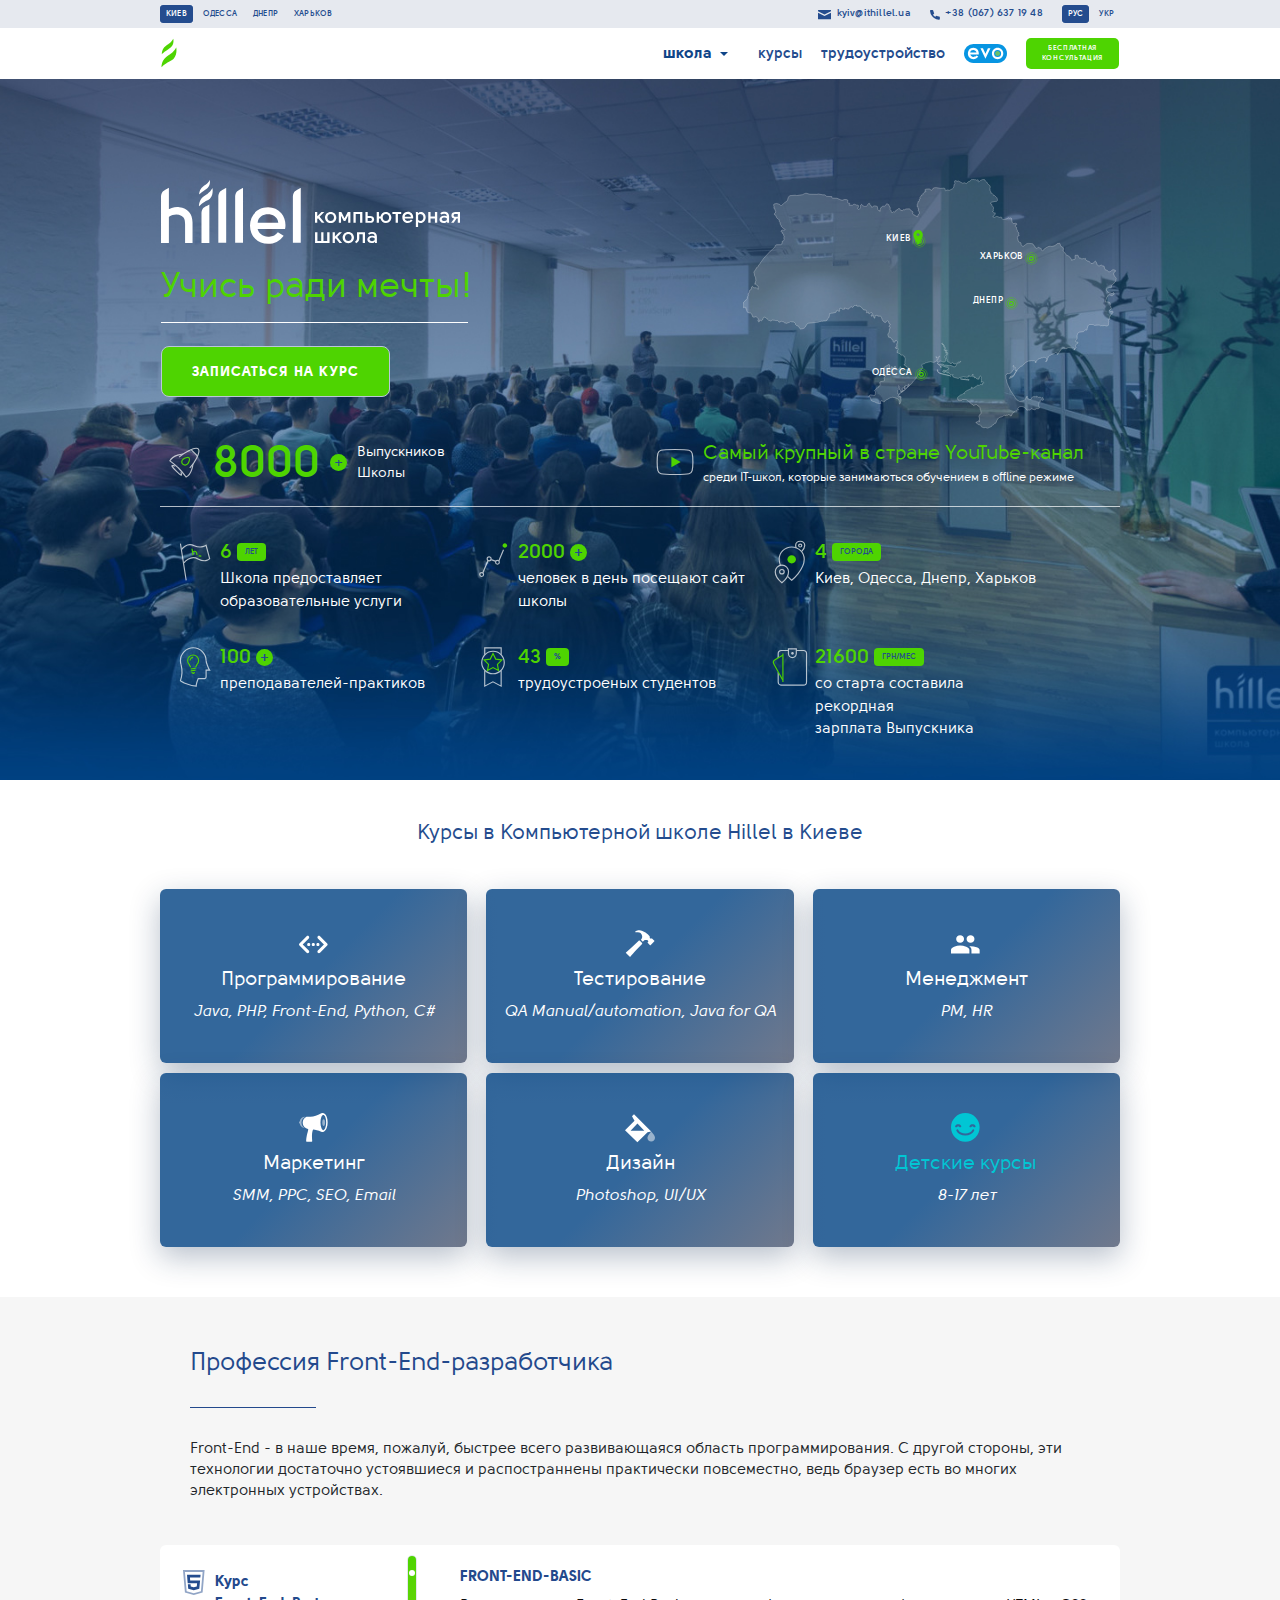
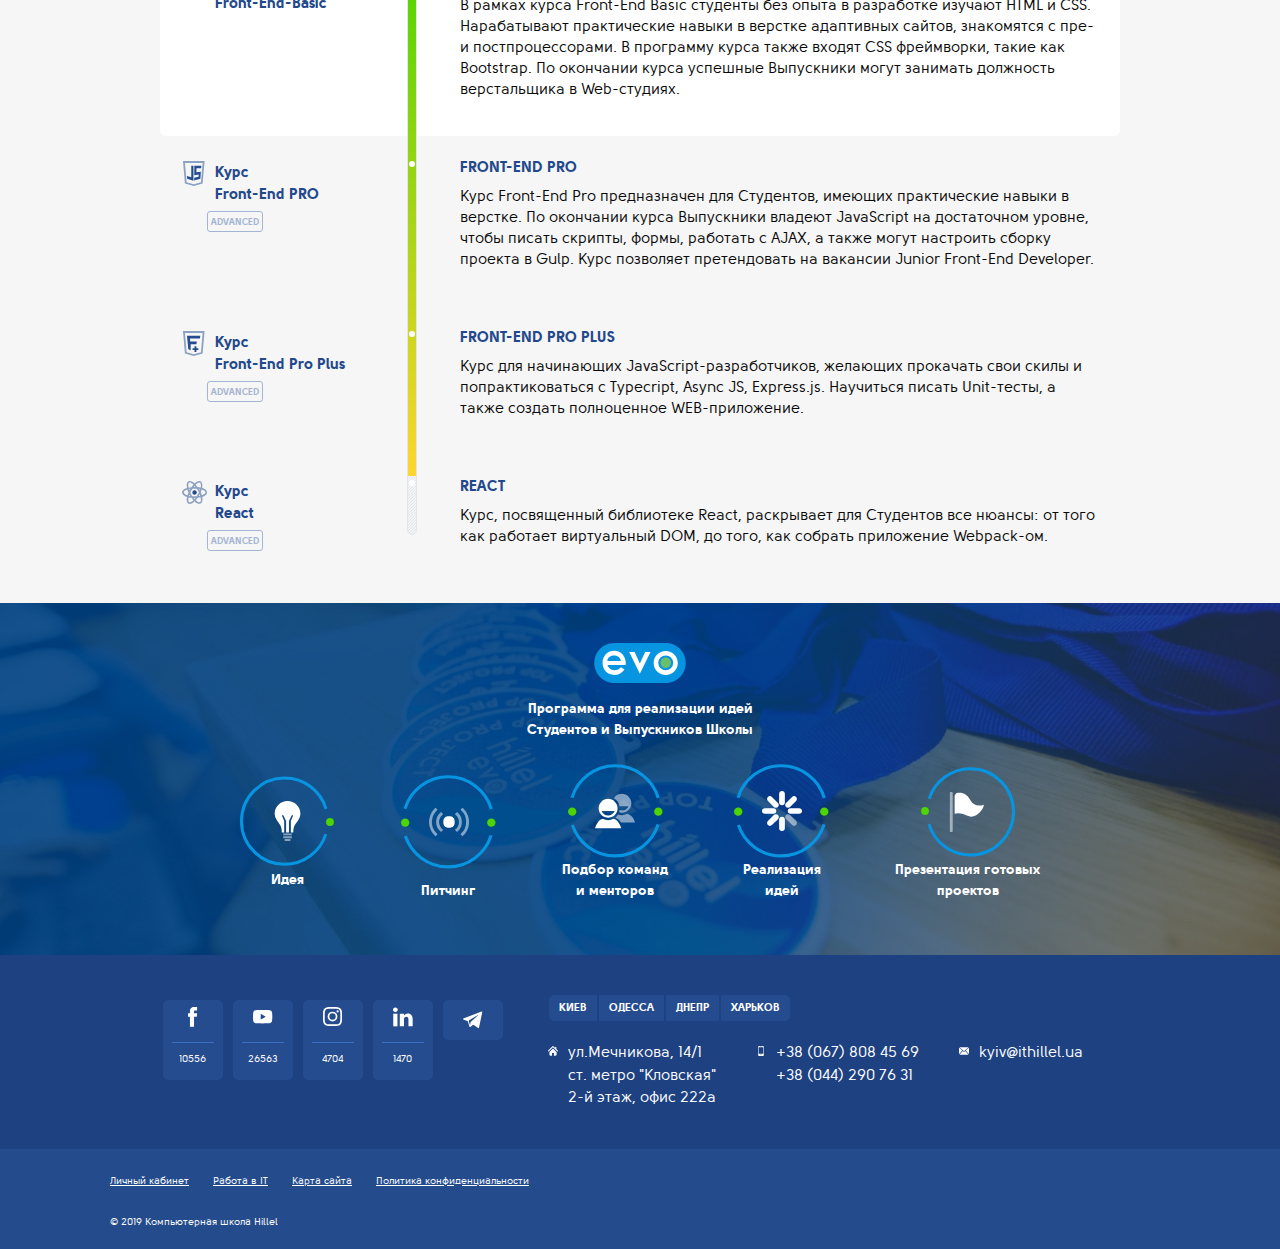
<file: index.html>
<!DOCTYPE html>
<html lang="en">
<head>
	<meta charset="UTF-8">
	<title>Компьютерная школа Hillel в Киеве: курсы IT технологий</title>

	<link rel="stylesheet" href="https://stackpath.bootstrapcdn.com/bootstrap/4.3.1/css/bootstrap.min.css" integrity="sha384-ggOyR0iXCbMQv3Xipma34MD+dH/1fQ784/j6cY/iJTQUOhcWr7x9JvoRxT2MZw1T" crossorigin="anonymous">

	<link href="https://fonts.googleapis.com/css?family=Muli:300,300i,400,400i,600,600i,700,700i,800,800i&display=swap" rel="stylesheet">
	<link rel="stylesheet" href="styles.css">
</head>
<body>
	<header>
		<div class="header__bar">
			<div class="wrapper">
				<table class="header__bar-table">
					<tr>
						<td>
							<ul class="header__locations">
								<li class="active"><a href="">Киев</a></li>
								<li><a href="">Одесса</a></li>
								<li><a href="">Днепр</a></li>
								<li><a href="">Харьков</a></li>
							</ul>
						</td>
						<td class="header__links">
							<ul class="header__contacts">
								<li>
									<a href="mailto:kyiv@ithillel.ua">
										<img src="images/header_email.svg" alt="email">
										kyiv@ithillel.ua
									</a>
								</li>
								<li>
									<a href="tel:+380676371948">
										<img src="images/header_tel.svg" alt="email">
										+38 (067) 637 19 48
									</a>
								</li>
							</ul>
							<ul class="header__locations">
								<li class="active">
									<a href="">Рус</a>
								</li>
								<li>
									<a href="">Укр</a>
								</li>
							</ul>
						</td>
					</tr>
				</table>
			</div>
		</div>
		<div class="header__menu">
			<div class="wrapper">
				<table>
					<tr>
						<td>
							<img src="images/logo.svg" alt="Hillel logo" height="30" class="header__menu-logo">
						</td>
						<td>
							<nav>
								<ul class="header__menu-nav">
									<li>
										<div class="dropdown">
											<button class="btn btn-secondary dropdown-toggle" type="button" id="dropdownMenuButton" data-toggle="dropdown" aria-haspopup="true" aria-expanded="false">
												школа
											</button>
											<div class="dropdown-menu" aria-labelledby="dropdownMenuButton">
												<a class="dropdown-item" href="#">О школе</a>
												<a class="dropdown-item" href="#">Преподаватели</a>
												<a class="dropdown-item" href="#">Стать преподавателем</a>
												<span></span>
												<a class="dropdown-item" href="#">Проверка сертификата</a>
											</div>
										</div>
									</li>
									<li>
										<a href="">Курсы</a>
									</li>
									<li>
										<a href="">Трудоустройство</a>
									</li>
									<li>
										<a href="#evo__programm">
											<img src="images/logo__evo.svg" alt="Evo" class="evo__logo" height="19">
										</a>
									</li>
									<li>
										<a href="" class="header__menu-consult">Бесплатная консультация</a>
									</li>
								</ul>
							</nav>
						</td>
					</tr>
				</table>
			</div>
		</div>
	</header>
	<main>
		<div class="intro">
			<div class="wrapper">
				<table class="intro__heading">
					<tr>
						<td>
							<img src="images/logo-intro.svg" alt="logo intro" width="300">
							<h1>Учись ради мечты!</h1>
							
							<button type="button" class="btn btn-primary zapus" data-toggle="modal" data-target="#exampleModal">Записаться на курс</button>
						</td>
						<td class="intro__map">
							<p class="intro__map-kiev">Киев <img src="images/map-location.svg" alt="map pin"> <img src="images/map-pin.svg" alt="map pin" class="intro__map-pin"></p>

							<p class="intro__map-kharkiv">Харьков <img src="images/map-location.svg" alt="map location"></p>

							<p class="intro__map-dnepr">Днепр <img src="images/map-location.svg" alt="map location"></p>

							<p class="intro__map-odessa">Одесса <img src="images/map-location.svg" alt="map location"></p>
						</td>

					</tr>
				</table>
				<div class="parent"> 
					<div class="child child1">
						<img src="images/first__screen/icon-shuttle.svg" alt="shuttle" width="50" height="50">
						<p class="p1">8000</p>
						<p class="p2">+</p>
						<p class="p3">Выпускников <br>школы</p>
					</div>
					<div class="child child2">
						<img src="images/first__screen/icon-youtube.svg" alt="" width="50" height="50">
						<div class="blocksyourtube">
							<p class="youtube">Cамый крупный в стране YouTube-канал</p>
							<p class="it">среди IT-школ, которые занимаються обучением в offline режиме</p>
						</div>
					</div>
				</div>
				<div class="resursi">
					<div class="flexes6">
						<img src="images/first__screen/icon-age.svg" alt="" width="50" height="50">
						<div class="sixschool">
							<div class="six">6 <p class="years">лет</p></div>
							<div class="school">Школа предоставляет <br>образовательные услуги</div>
						</div>
					</div>
					<div class="flexes6">
						<img src="images/first__screen/icon-visitors.svg" alt="" width="50" height="50">
						<div class="sixschool">
							<div class="six">2000 <p class="years-plus">+</p></div>
							<div class="school">человек в день посещают сайт<br>школы</div>
						</div>
					</div>
					<div class="flexes6">
						<img src="images/first__screen/icon-cities.svg" alt="" width="50" height="50">
						<div class="sixschool">
							<div class="six">4 <p class="years">города</p></div>
							<div class="school">Киев, Одесса, Днепр, Харьков</div>
						</div>
					</div>
					<div class="flexes6">
						<img src="images/first__screen/icon-coaches.svg" alt="" width="50" height="50">
						<div class="sixschool">
							<div class="six">100 <p class="years-plus">+</p></div>
							<div class="school">преподавателей-практиков</div>
						</div>
					</div>
					<div class="flexes6">
						<img src="images/first__screen/icon-employment.svg" alt="" width="50" height="50">
						<div class="sixschool">
							<div class="six">43 <p class="years">%</p></div>
							<div class="school">трудоустроеных студентов</div>
						</div>
					</div>
					<div class="flexes6">
						<img src="images/first__screen/icon-salary.svg" alt="" width="50" height="50">
						<div class="sixschool">
							<div class="six">21600 <p class="years">грн/мес</p></div>
							<div class="school">со старта составила рекордная<br>зарплата Выпускника</div>
						</div>
					</div>	
				</div>
			</div>
		</div>
		<div class="modal fade" id="exampleModal" tabindex="-1" role="dialog" aria-labelledby="exampleModalLabel" aria-hidden="true">
		  <div class="modal-dialog" role="document">
		  	<div class="modal-content">
		  		<form class="zajavka">
					<div class="start">
						<p class="head">Заявка на регистрацию
							<button type="button" class="close" data-dismiss="modal" aria-label="Close">
								<img src="images/xrestred.svg" alt="" width="15" height="15" class="close">
							</button>
						</p> 
						<p class="recall"><img src="images/znakvoprosa.svg" alt="" width="15" height="15" class="vopros">Оставте ваши контактные данные, и мы вам <br>обязательно перезвоним!</p>
					</div>
					<div class="inner__labels">
						<label class="inner__label">
							<span class="circle"></span>
							<span class="title">Имя</span>
							<input type="text" name="name" placeholder="Марк">
						</label>
						<label class="inner__label">
							<span class="circle"></span>
							<span class="title">Email</span>
							<input type="email" name="name" placeholder="mark@gmail.com">
						</label>
						<label class="inner__label">
							<span class="circle"></span>
							<span class="title">Телефон</span>
							<input type="tel" name="name" placeholder="+38 (xxx) xxx-xx-xx">
						</label>
						<label class="inner__label">
							<span class="circle1"></span>
							<span class="title">Город</span>
							<select class="sel">
								<option value="Select 1">Киев</option>
								<option value="Select 2">Одесса</option>
								<option value="Select 3">Днепр</option>
								<option value="Select 4">Харьков</option>
							</select>
						</label>
						<label class="inner__label">
							<span class="circle2"></span>
							<span class="title">Курс</span>
							<select class="sel">
								<option value="Select 1" disabled selected>Выберите</option>
								<option value="Select 1">Front-End Basic</option>
								<option value="Select 2">Java Elementary</option>
								<option value="Select 3">DecOps</option>
								<option value="Select 4">PHP</option>
								<option value="Select 5">QA Manual</option>
							</select>
						</label>

						<p class="kurs">Обязательно выберите курс, на который хотите <br>оставить заявку</p>
					</div>
					<div class="zajavkaniz">
						<button class="zapus2">Оставить заявку</button>
					</div>
				</form>
		  	</div>
		  </div>
		</div>

	</div>
	<div class="kursi">
		<div class="wrapper">
			<h2>Курсы в Компьютерной школе Hillel в Киеве</h2>
			<div class="kursi__block">
				<div class="flexeskursi">
					<img src="images/courser/icon-programming.svg" alt="" width="30" height="30">
					<p class="row1">Программирование</p>
					<p class="row2">Java, PHP, Front-End, Python, C#</p>
				</div>
				<div class="flexeskursi">
					<img src="images/courser/icon-testing.svg" alt="" width="30" height="30">
					<p class="row1">Тестирование</p>
					<p class="row2">QA Manual/automation, Java for QA</p>
				</div>
				<div class="flexeskursi">
					<img src="images/courser/icon-management.svg" alt="" width="30" height="30">
					<p class="row1">Менеджмент</p>
					<p class="row2">PM, HR</p>
				</div>
				<div class="flexeskursi">
					<img src="images/courser/icon-marketing.svg" alt="" width="30" height="30">
					<p class="row1">Маркетинг</p>
					<p class="row2">SMM, PPC, SEO, Email</p>
				</div>
				<div class="flexeskursi">
					<img src="images/courser/icon-design.svg" alt="" width="30" height="30">
					<p class="row1">Дизайн</p>
					<p class="row2">Photoshop, UI/UX</p>
				</div>
				<div class="flexeskursi">
					<img src="images/courser/icon-kids.svg" alt="" width="30" height="30">
					<p class="row1kids">Детские курсы</p>
					<p class="row2">8-17 лет</p>
				</div>
			</div>
		</div>
	</div>

	
	<div class="allcourses">
		<div class="wrapper">
			<div class="zagolovok">
				<h3 class="titulka">Профессия Front-End-разработчика</h3>
				<p class="textfront">Front-End - в наше время, пожалуй, быстрее всего развивающаяся область программирования. С другой стороны, эти технологии достаточно устоявшиеся и распостраннены практически повсеместно, ведь браузер есть во многих электронных устройствах.</p>
			</div>
			<div class="coursers">
				<div class="kurs active">
					<div class="nazvanie">
						<img src="images/Front-End-Basic_b.svg" alt="Front-End-Basic" height="25">
						<p class="textnazvanie">Курс<br>Front-End-Basic</p>				
					</div>
					<div class="opisanie">
						<h4>FRONT-END-BASIC</h4>
						<p class="textkurs">В рамках курса Front-End Basic студенты без опыта в разработке изучают HTML и CSS. Нарабатывают практические навыки в верстке адаптивных сайтов, знакомятся с пре- и постпроцессорами. В программу курса также входят CSS фреймворки, такие как Bootstrap. По окончании курса успешные Выпускники могут занимать должность верстальщика в Web-студиях.</p>
					</div>
				</div>

				<div class="kurs">
					<div class="nazvanie">
						<img src="images/Front-End-Pro_b_181227_082130.svg" alt="Front-End PRO" height="25">
						<div class="kursadv"> <p class="textnazvanie">Курс<br>Front-End PRO</p>
							<span class="adv">ADVANCED</span>
						</div>
					</div>
					<div class="opisanie">
						<h4>FRONT-END PRO</h4>
						<p class="textkurs">Курс Front-End Pro предназначен для Студентов, имеющих практические навыки в верстке. По окончании курса Выпускники владеют JavaScript на достаточном уровне, чтобы писать скрипты, формы, работать с AJAX, а также могут настроить сборку проекта в Gulp. Курс позволяет претендовать на вакансии Junior Front-End Developer.</p>
					</div>
				</div>

				<div class="kurs">
					<div class="nazvanie">
						<img src="images/Front-End-Pro-Plus_b.svg" alt="Front-End-Basic" height="25">
						<div class="kursadv"> <p class="textnazvanie">Курс<br>Front-End Pro Plus</p>
							<span class="adv">ADVANCED</span>
						</div>
					</div>
					<div class="opisanie">
						<h4>FRONT-END PRO PLUS</h4>
						<p class="textkurs">Курс для начинающих JavaScript-разработчиков, желающих прокачать свои скилы и попрактиковаться с Typecript, Async JS, Express.js. Научиться писать Unit-тесты, а также создать полноценное WEB-приложение.</p>

					</div>
				</div>

				<div class="kurs">
					<div class="nazvanie">
						<img src="images/React_b.svg" alt="Front-End-Basic" height="25">
						<div class="kursadv"> <p class="textnazvanie">Курс<br>React</p>
							<span class="adv">ADVANCED</span>
						</div>
					</div>
					<div class="opisanie">
						<h4>REACT</h4>
						<p class="textkurs">Курс, посвященный библиотеке React, раскрывает для Студентов все нюансы: от того как работает виртуальный DOM, до того, как собрать приложение Webpack-ом.</p>
					</div>
				</div>
				<div class="vertical1">
					<div class="vertical2"></div>
				</div>
			</div>
		</div>
	</div>




	<div class="lastblock">
		<div class="wrapper">
		<div class="evoblock">
			<img src="images/logo__evo.svg" alt="Evo" class="evo__logo" height="40">
			<p class="evotext">Программа для реализации идей <br>Студентов и Выпускников Школы</p>
		</div>
		<div class="znaki">


			<div class="znakiinside">
				<div class="idea"><img src="images/roadmap/icon-idea.svg" alt="" height="40" width="40" class="lampapic"></div>
				<p class="znakitext">Идея</p>
			</div>
			<div><img src="images/roadmap/arrow-evo.svg" alt="arrow-evo" height="30" width="30" class="strelka"></div>



			<div class="znakiinside">
				<div class="pit"><img src="images/roadmap/icon-pitching.svg" alt="" height="40" width="40" class="pitpic"></div>
				<p class="znakitext">Питчинг</p>
			</div>
			<div><img src="images/roadmap/arrow-evo.svg" alt="arrow-evo" height="30" width="30" class="strelka"></div>


			<div class="znakiinside">
				<div class="pit"><img src="images/roadmap/icon-team.svg" alt="" height="40" width="40" class="pitpic"></div>
				<p class="znakitext">Подбор команд <br>и менторов</p>
			</div>
			<div><img src="images/roadmap/arrow-evo.svg" alt="arrow-evo" height="30" width="30" class="strelka"></div>


			<div class="znakiinside">
				<div class="pit"><img src="images/roadmap/icon-realisation.svg" alt="" height="40" width="40" class="pitpic"></div>
				<p class="znakitext">Реализация <br>идей</p>
			</div>
			<div><img src="images/roadmap/arrow-evo.svg" alt="arrow-evo" height="30" width="30" class="strelka"></div>

			<div class="znakiinside">
				<div class="idea2"><img src="images/roadmap/icon-presentation.svg" alt="" height="40" width="40" class="flagpic"></div>
				<p class="znakitext">Презентация готовых <br>проектов</p>


			</div>
		</div>
		</div>
	</div>
<div class="social">

	<div class="seti">
		<div class="set">
			<div class="setpic"><img src="images/footer/footer_socialFb.svg" alt="" height="20" width="20"></div>
			<span class="liniaseti"></span>
			<div class="settext"><p class="lot">10556</p></div>
		</div>
		<div class="set">
			<div class="setpic"><img src="images/footer/footer_socialYt.svg" alt="" height="20" width="20"></div>
			<span class="liniaseti"></span>
			<div class="settext"><p>26563</p></div>
		</div>
		<div class="set">
			<div class="setpic"><img src="images/footer/footer_socialIg.svg" alt="" height="20" width="20"></div>
			<span class="liniaseti"></span>
			<div class="settext"><p>4704</p></div>
		</div>
		<div class="set">
			<div class="setpic"><img src="images/footer/footer_socialIn.svg" alt="" height="20" width="20"></div>
			<span class="liniaseti"></span>
			<div class="settext"><p>1470</p></div>
		</div>
		<div class="set-t">
			<div class="setpic"><img src="images/footer/footer_socialTg.svg" alt="" height="20" width="20"></div>
		</div>

	</div>
	
	<div class="goroda">
		<div class="city">
			<div class="textcity">КИЕВ</div>
			<div class="textcity">ОДЕССА</div>
			<div class="textcity">ДНЕПР</div>
			<div class="textcity">ХАРЬКОВ</div>
		</div>

		<div class="adress">

			<div class="points">
				<img src="images/points/home-icon-silhouette.svg" alt="" height="20" width="20" class="si">
				<div class="atext">ул.Мечникова, 14/1 <br>ст. метро "Кловская" <br>2-й этаж, офис 222а</div>
			</div>

			<div class="points">
				<img src="images/points/phone.svg" alt="" height="20" width="20" class="si">
				<div class="atext">+38 (067) 808 45 69 <br>+38 (044) 290 76 31</div>
			</div>

			<div class="points">
				<img src="images/points/mail-black-envelope-symbol.svg" alt="" height="20" width="20" class="si">
				<div class="atext">kyiv@ithillel.ua</div>
			</div>


		</div>
	</div>


</div>

<div class="end">
	<nav class="ssilkinav">
		<ul class="lis">
			<li><a href="URL" class="ssilkis">Личный кабинет</a></li>
			<li><a href="URL" class="ssilkis">Работа в IT</a></li>
			<li><a href="URL" class="ssilkis">Карта сайта</a></li>
			<li><a href="URL" class="ssilkis">Политика конфиденциальности</a></li>
		</ul>	
	</nav>


	<div class="textssilki">© 2019 Компьютерная школа Hillel</div>
</div>

<script src="https://code.jquery.com/jquery-3.3.1.slim.min.js" integrity="sha384-q8i/X+965DzO0rT7abK41JStQIAqVgRVzpbzo5smXKp4YfRvH+8abtTE1Pi6jizo" crossorigin="anonymous"></script>
		<script src="https://cdnjs.cloudflare.com/ajax/libs/popper.js/1.14.7/umd/popper.min.js" integrity="sha384-UO2eT0CpHqdSJQ6hJty5KVphtPhzWj9WO1clHTMGa3JDZwrnQq4sF86dIHNDz0W1" crossorigin="anonymous"></script>
		<script src="https://stackpath.bootstrapcdn.com/bootstrap/4.3.1/js/bootstrap.min.js" integrity="sha384-JjSmVgyd0p3pXB1rRibZUAYoIIy6OrQ6VrjIEaFf/nJGzIxFDsf4x0xIM+B07jRM" crossorigin="anonymous"></script>

		<!-- our script -->
		<script src="js/script.js"></script>

</main>
</body>
</html>
</file>
<file: styles.css>
@font-face {
	font-family: 'solomon';
	src: url("fonts/solomon_sans_bold.woff2") format('woff2'),
		 url("fonts/solomon_sans_bold.woff") format('woff');
	font-weight: 800;
	font-style: normal;
}

@font-face {
	font-family: 'solomon';
	src: url("fonts/solomon_sans_normal_italic.woff2") format('woff2'),
		 url("fonts/solomon_sans_normal_italic.woff") format('woff');
	font-weight: normal;
	font-style: italic;
}

@font-face {
	font-family: 'solomon';
	src: url("fonts/solomon_sans_normal.woff2") format('woff2'),
		 url("fonts/solomon_sans_normal.woff") format('woff');
	font-weight: normal;
	font-style: normal;
}

@font-face {
	font-family: 'solomon';
	src: url("fonts/solomon_sans_semibold.woff2") format('woff2'),
		 url("fonts/solomon_sans_semibold.woff") format('woff');
	font-weight: 600;
	font-style: normal;
}

html, body{
	font-family: 'solomon', serif;
	padding-bottom: 100px;
	font-size: 14px;
}

select, input{
	font-family: 'solomon', serif;
	font-size: 14px;}

html, body{
margin: 0;
padding: 0;
}

table{
border-collapse: collapse;
}

a{
text-decoration: none;
color: white;
}

h4{
	margin: 0;
	color: #23498C;
	font-weight: bold;
	font-size: 15px;
	margin-bottom: 10px;
}

h3{
	color: #23498C;
	font-size: 25px;
}
h2{
	color: #244c8e;
	font-size: 21px;
	margin-bottom: 44px;
}
h1{
color: #4ed401;
font-weight: 400;
position: relative;
margin: 20px 0 20px 0;
}
h1::after{
position: absolute;
content: '';
display: block;
width: 307px;
height: 1px;
background: white;
bottom: -17px;

}
label span{
	width: 40%;
}
input {
	width: 60%;
}
.wrapper{
max-width: 960px;
margin: 0 auto;

}
.zapus{
	display: inline-block;
    border-radius: 8px;
    border: 1px solid #bbc7d9;
    background-color: #4ed401;
    font-family: solomon,TrebuchetMS,sans-serif;
    color: #244c8e;
    font-weight: 700;
    text-transform: none;
    text-decoration: none;
    font-size: 14px;
    line-height: 17px;
    letter-spacing: 1px;
    text-transform: uppercase;
    cursor: pointer;
    -webkit-transition: .3s;
    transition: .3s;
    text-align: center;
    padding: 16px 30px;
    margin: 20px 0 0 0;
    color: white;

}

.dropdown .btn{
	color: #0F4588;
	background: white;
}
.dropdown-toggle::after {
	vertical-align: 2px;
}

.header__bar{
width: 100%;
padding: 5px 0;
background: rgba(227,231,237,.9);
}
.header__bar-table{
width: 100%;
}
.header__bar-table td{
vertical-align: middle;
padding: 0;
line-height: 10px;
}
.header__bar ul{
margin: 0;
padding: 0;
list-style-type: none;
}
.header__bar li{
display: inline-block;
}
.header__bar li a{
display: block;
font-weight: 600;
color: #244c8e;
letter-spacing: 0.2px;
}
.header__locations a{
padding: 4px 6px;
text-transform: uppercase;
font-size: 8px;
border-radius: 3px;
}
.header__locations li.active a{
background: #244c8e;
color: white;
}
.header__links{
text-align: right;
}
.header__links ul{
display: inline-block;
}
.header__contacts li{
padding-right: 15px;
}
.header__contacts li a{
font-size: 10px;
}
.header__contacts li a img{
display: inline-block;
height: 10px;
margin-right: 2px;
}

.header__menu{
background: white;
padding: 7px 0;
}
.header__menu table{
width: 100%;
}
.header__menu table td{
vertical-align: middle;
}
.header__menu-logo{
display: block;
}
.header__menu-nav{
text-align: right;
margin: 0;
padding: 0;
}
.header__menu-nav li{
display: inline-block;
padding-left: 15px;
vertical-align: middle;
}
.header__menu-nav li a{
text-transform: lowercase;
display: block;
font-weight: 600;
font-size: 15px;
color: #244c8e;
}
.header__menu-triangle{
display: inline-block;
width: 0;
height: 2px;
border-style: solid;
border-width: 4px 4px 0 4px;
border-color: #ccd6e6 transparent transparent transparent;
}
.evo__logo{
display: block;
}
.evoblock .evo__logo{
display: block;
margin-bottom: 15px;
}
.header__menu-nav li a.header__menu-consult{
font-size: 7px;
color: #fff;
text-align: center;
text-transform: uppercase;
letter-spacing: 0.7px;
background-color: #4ed401;
padding: 5px 0;
width: 93px;
border-radius: 5px; 
}
.intro{
background-image: url('images/background.jpg');
background-size: cover;
background-position: center center;
background-repeat: no-repeat;
padding: 100px 0 20px 0;
}
.intro__heading{
width: 100%;

}
.intro__heading td{
vertical-align: top;
}
.intro-hr{
display: block;
width: 200px;
height: 1px;
background: rgba(255,255,255,.7);
}
.intro__map{
width: 380px;
height: 250px;
background-image: url('images/map-ukraine.svg');
background-size: contain;
background-position: center center;
background-repeat: no-repeat;
}
.intro__map p{
margin: 0;
color: white;
text-transform: uppercase;
font-size: 9px;
letter-spacing: 0.4px;
font-weight: 600;
}
.intro__map img{
width: 13px;
margin-bottom: -3px;
display: inline-block;
}
.intro__map img.intro__map-pin{
height: 15px;
margin-left: -16px;
margin-bottom: 5px;
}
.intro__map p.intro__map-kiev{
margin-top: 50px;
padding-left: 145px;
}
.intro__map p.intro__map-kharkiv{
padding-left: 239px;
}
.intro__map p.intro__map-dnepr{
margin-top: 31px;
padding-left: 232px;
}
.intro__map p.intro__map-odessa{
margin-top: 58px;
padding-left: 131px;
}
.parent{
display: flex;
justify-content: space-between;
padding-bottom: 10px;
border-bottom: 1px solid rgba(255,255,255,.7);
margin-bottom: 20px;
}
.child{
padding-right: 10px;
box-sizing: border-box;
width: 49%;
display: flex;
align-items: center;
}
.child p{
margin: 0;

}
.child p.p1{
color: #4ed401;
font-size: 45px;
font-weight: 600;
margin: 0 10px 0 3px;

}
.child p.p2{
color: #244c8e;
background: #4ed401;
font-size: 14px;
border-radius: 50px;
height: 17px;
width: 17px;
display: flex;
align-items: center;
justify-content: center;
margin-right: 10px; 
} 
.child p.p3{
text-transform: capitalize;
color: white;
}
.blocksyourtube{
margin-left: 3px; 
}
.youtube{
color: #4ed401;
font-size: 20px;
}
.it{
color: white;
font-size: 12px;
text-align: left;
}
.resursi{
		display: flex;
		flex-wrap: wrap;
}
.flexes6{
	display: flex;
	margin-bottom: 10px;
	padding: 10px;
	box-sizing: border-box;
	width: 31%;
}
.rows{
	display: flex;
	flex-direction: column;
	flex-wrap: wrap;
	height: 100px;
}
.six{
	color: #4ed401;
	font-size: 20px;
	display: flex;
	font-weight: 600;
	flex-direction: row;
	align-items: center;
}
.years{
	color: #244c8e;
	background: #4ed401;
	font-size: 8px;
	text-transform: uppercase;
	padding: 3px 8px;
	border-radius: 4px;
	display: flex;
	align-items: center;
	justify-content: center;
	margin: 0 0 0 5px; 
}
.kursi{
	margin: 40px 0;
	text-align: center;
}
.kursi__block{
	display: flex;
	flex-direction: row;
	justify-content: space-between;
	flex-wrap: wrap;
}
.flexeskursi{
	background: #6b85a6;
	display: flex;
	flex-direction: column;
	flex-wrap: wrap;
	align-items: center;
	margin: 0 0 10px 0;
	padding: 40px 10px;
	width: 32%;
	box-sizing: border-box;
	border-radius: 6px;
	background: -webkit-linear-gradient(315deg,rgba(0,65,130,.8)0,rgba(0,65,130,.8)50%,rgba(52,64,92,.7)100%);
	background: linear-gradient(135deg,rgba(0,65,130,.8)0,rgba(0,65,130,.8)50%,rgba(52,64,92,.7)100%);
	box-shadow: 0 10px 30px rgba(21,45,83,.3);
	justify-content: center;
}
.row1{
	color: white;
	font-size: 20px;
	margin: 5px 0 0 0;
}
.row2{
	color: white;
	font-size: 16px;
	font-style: oblique;
	margin: 5px 0 0 0;
}
.row1kids{
	color: #01c6d4;
	font-size: 20px;
	margin: 5px 0 0 0;
}
.school{
	color: white;
	font-size: 15px;
}
.years-plus{
color: #244c8e;
background: #4ed401;
font-size: 14px;
border-radius: 50px;
height: 17px;
width: 17px;
display: flex;
align-items: center;
justify-content: center;
margin-left: 5px;
line-height: 1px;
margin: 0 0 0 5px;
}
.zajavka{
border-radius: 5%;
background: white;
display: flex;
flex-direction: column;
margin: 20px auto 50px auto;
color: grey;
font-weight: bolder;
margin: 0;
}
.head{
	font-size: 20px;
	color: #244c8e;
	display: flex;
	justify-content: space-between;
	align-items: center;
	margin: 0;
}
.recall{
	font-size: 15px;
	margin: 13px 8px 0 0;
	color: #244c8e;
	display: flex;
	justify-content: flex-start;
	font-weight: 400;

}
.vopros{
	margin-right: 10px;
	margin-top: 2px;
}
.start{
	background: #F6F6F6;
	border-top-left-radius: 10px;
	border-top-right-radius: 10px;
	padding: 25px 30px;
}

.kurs{
	font-size: 15px;
	margin: auto;
	color: red;
	padding: 0;
	font-weight: normal;
}
.name{
	display: flex;
	flex-direction: row;
}


.inner__label{
	display: flex;
    align-items: center;
    margin-bottom: 15px;
    padding: 0;
    background: white;
    border-bottom: 1px solid #eef1f4;
}
.inner__labels{
	padding: 15px 30px;
}
.inner__label span.circle{
	width: 10px;
	min-width: 10px;
    height: 10px;
    background: #FFC107;
    border-radius: 50%;
    margin-right: 10px;
}

.inner__label span.circle1{
	width: 10px;
	min-width: 10px;
    height: 10px;
    background: #4ED401;
    border-radius: 50%;
    margin-right: 10px;
}
.inner__label span.circle2{
	width: 10px;
	min-width: 10px;
    height: 10px;
    background: red;
    border-radius: 50%;
    margin-right: 10px;
}
.inner__label input{
    height: 40px;
    padding: 0 10px;
    font-size: 14px;
    border: 0;
    border-bottom: 1px solid #eef1f4;
    margin-bottom: -1px;
    width: 100%;
    background: white;
    outline: 0;
}

.inner__label input:focus{
	border-bottom-color: #4ed401
}
.inner__label input:focus::placeholder {color: transparent}
.inner__label input { transition: 0.3s; }

.zapus2{
	display: inline-block;
    border-radius: 8px;
    border: 1px solid #bbc7d9;
    background-color: #4ed401;
    font-family: solomon,TrebuchetMS,sans-serif;
    text-decoration: none;
    font-size: 14px;
    line-height: 17px;
    letter-spacing: 1px;
    text-transform: uppercase;
    cursor: pointer;
    -webkit-transition: .3s;
    transition: .3s;
    text-align: center;
    padding: 16px 30px;
    margin: 0;
    color: white;
    width: 100%;
    border-bottom-left-radius: 10px;
    border-bottom-right-radius: 10px;
    font-weight: bolder;
}
.sel{
	height: 40px; 
	width: 100%; 
	border: none; 
	background: white; 
	font-size: 14px;
	font-weight: 400;
	outline: 0;
}

.zajavkaniz{
	padding: 10px;
	background: #F6F6F6;
	border-bottom-left-radius: 10px;
	border-bottom-right-radius: 10px;
}

.zagolovok{
	padding: 30px;
}

.allcourses{
    margin: 0 auto;
    background: #F6F6F6;
    padding: 20px 0;
   
}
.coursers{
	position: relative;
}
.textfront{
	font-size: 15px;
	line-height: 21px;
}

.line{
display: block;
width: 130px;
height: 2px;
background: black;
}

.kurs2{
	display: flex;
	justify-content: space-between;
	max-width: 960px;
    margin: 0 auto;
    padding: 25px;
    cursor: pointer;
    background: white;
}

.kurs2:hover {
	background: #F6F6F6;
}

.active{
	background: white;
}

.kurs{
	display: flex;
	justify-content: space-between;
	margin: 0 auto;
    padding: 22px;
    cursor: pointer;
    border-radius: 6px;
}

.nazvanie{
	display: flex;
	justify-content: flex-start;
	width: 30%;
	align-items: flex-start;
	margin-right: 5px;
	margin-top: 3px;
}
.opisanie{
	display: flex;
	justify-content: flex-start;
	flex-direction: column;
	width: 70%;
	position: relative;
}

.textnazvanie{
	color: #23498C;
	font-weight: bold;
	margin: 0;
	margin-left: 8px;
}
.textkurs{
	color: #090909;
	line-height: 21px;
}

.kursadv{
	display: flex;
	align-items: flex-start;
	flex-direction: column;
}
.adv{
	color: #A4B5D3;
	border: 1px solid #A4B5D3;
	font-size: 9px;
	font-weight: bold;
	padding: 3px;
	border-radius: 3px;
	margin-top: 5px
}
.vertical1{
	position: absolute;
	left: 247px;
	top: 10px;
	width: 10px;
	height: 91%;
	background-image: url(images/tile.svg);
	border: 1px solid #e3e7ed;
	border-radius: 50px;
}
.vertical2{
	width: 100%;
	height: 90%;
	background: linear-gradient(to bottom,#4ed401 0,#fdd530 100%);
	border-top-left-radius: 50px;
	border-top-right-radius: 50px;
}
h4::before{
	content: '';
    position: absolute;
    left: -51px;
    top: 3px;
    display: block;
    min-width: 6px;
    min-height: 6px;
    background: white;
    border-radius: 50%;
    box-sizing: border-box;
    z-index: 15;
}

h3::after{
content: '';
display: block;
width: 14%;
height: 1px;
background: #23498C;
margin: 30px 0 30px 0;	
}

.lastblock{
	background: url(images/roadmap/evo-splash-bg.jpg);
	background-size: cover;
    background-position: center center;
    background-repeat: no-repeat;
    padding: 40px 0;
    display: flex;
    flex-direction: column;
	justify-content: center;
	margin: 0 auto;
}
.evoblock{
	display: flex;
	flex-direction: column;
	justify-content: center;
	margin: 0 auto 10px auto;

}
.evotext{
	font-family: 'solomon', serif;
	font-size: 14px;
	color: white;
	font-weight: bold;
	text-align: center;
}
.evoblock1{
	display: flex;
	justify-content: center;
	margin-left: auto;
	margin-right: auto;
	}
.znaki{
	display: flex;
	flex-direction: row;
	justify-content: space-between;
	}
.znakiinside{
	display: flex;
	flex-direction: column;
	justify-content: center;
	margin-left: auto;
	margin-right: auto;

}

}
.znakitext{
	font-family: 'solomon', serif;
	font-size: 14px;
	color: white;
	font-weight: bold;
}
.idea{
	background: url(images/roadmap/circle.svg);
	background-repeat: no-repeat;
   background-position: center center;
   background-size: contain;
   display: flex;
   align-items: center;
   justify-content: center;
   width: 95px;
   height: 95px;
	}
 .idea{
 	transform: rotate(-90deg);
 }
.lampapic{
	transform: rotate(90deg);
}

.znakitext{
	font-family: 'solomon', serif;
	font-size: 14px;
	color: white;
	text-align: center;
	font-weight: bold;
}

.strelka{
	padding: 33px 33px 0 33px;
}

.pit{
	background: url(images/roadmap/circle-2x.svg);
	background-repeat: no-repeat;
   background-position: center center;
   background-size: contain;
   display: flex;
   align-items: center;
   justify-content: center;
   width: 95px;
   height: 95px;
   margin: auto;
}

.idea2{
	background: url(images/roadmap/circle.svg);
	background-repeat: no-repeat;
   background-position: center center;
   background-size: contain;
   display: flex;
   align-items: center;
   justify-content: center;
   width: 95px;
   height: 95px;
   margin: auto;
	}
 .idea2{
 	transform: rotate(-270deg);
 }
.flagpic{
	transform: rotate(270deg);
}

.social{
	background: #1D4181;
	background-size: cover;
    background-position: center center;
    background-repeat: no-repeat;
    padding: 20px 0 20px 0;
    display: flex;
    flex-direction: row;
	justify-content: center;
	margin-left: auto;
	margin-right: auto;

}

.seti{
	display: flex;
	flex-direction: row;
	justify-content: space-between;
	max-width: 600px;
	margin: 20px 20px 20px 10px;
	align-items: flex-start;
}

.goroda{
	display: flex;
	flex-direction: column;
	justify-content: space-between;
	max-width: 800px;
	margin: 20px 10px 20px 20px;

}

.set{
	display: flex;
	flex-direction: column;
	justify-content: center;
	margin-left: auto;
	margin-right: auto;
	background: #244C8E;
	border-bottom-left-radius: 5px;
    border-bottom-right-radius: 5px;
    border-top-right-radius: 5px;
    border-top-left-radius: 5px;
    width: 60px;
   height: 80px;
   margin: 5px;
}

.setpic{
	background-repeat: no-repeat;
   background-position: center center;
   background-size: contain;
   display: flex;
   align-items: center;
   justify-content: center;
   width: 20px;
   height: 20px;
   margin: auto;
   /*border-bottom: 1px solid #3B6FC3;*/ 
}
.settext{
	font-family: 'solomon', serif;
	font-size: 10px;
	color: white;
	text-align: center;
}
.liniaseti{
	display: block;
    width: 70%;
    height: 1px;
    background: #3B6FC3;
    margin: auto;

}
.set-t{
	display: flex;
	flex-direction: column;
	justify-content: center;
	margin-left: auto;
	margin-right: auto;
	background: #244C8E;
	border-bottom-left-radius: 5px;
    border-bottom-right-radius: 5px;
    border-top-right-radius: 5px;
    border-top-left-radius: 5px;
    width: 60px;
   height: 40px;
   margin: 5px;
}
.city{
	display: flex;
	flex-direction: row;
	justify-content: flex-start;
	}

.textcity{
	font-family: 'solomon', serif;
	font-size: 11px;
	color: white;
	text-align: center;
	background: #244C8E;
	margin: 0 1px;
	padding: 5px 10px 5px 10px;
	font-weight: bold;
}
.city .textcity:first-of-type{
	border-bottom-left-radius: 5px;
    border-top-left-radius: 5px;
}
.city .textcity:last-of-type{
	 border-radius: 0 5px 5px 0;
}

.adress{
	display: flex;
	flex-direction: row;
	justify-content: space-between;
	padding-top: 20px;
}
.points{
	display: flex;
	flex-direction: row;
	justify-content: space-between;
	align-items: flex-start;
}
.atext{
	font-family: 'solomon', serif;
	font-size: 15px;
	color: white;
	text-align: left;
	padding: 0 40px 0 0;
}
.si{
	padding: 0 10px 0 0; 
}
.end{
	background: #244C8D;
	background-size: cover;
    background-position: center center;
    background-repeat: no-repeat;
    padding: 20px 0 20px 0;
    display: flex;
    flex-direction: column;
	justify-content: flex-start;
	margin-left: auto;
	margin-right: auto;
}

.ssilkis{
	text-decoration: underline;
	font-family: 'solomon', serif;
	font-size: 10px;
	color: white;
	padding: 0 0 0 20px;
	align-items: center;
	}
.textssilki{
	font-family: 'solomon', serif;
	font-size: 10px;
	color: white;
	padding: 10px 0 0 20px;
	margin: 0 0 0 90px;
	}
.ssilkinav{
	margin: 0 0 0 50px;
}
.lis li{
display: inline;
}
.znakiinside:hover .lampapic{
	transform: scale(1.5);
}
.header__menu-nav .btn {
    color: #0F4588;
    background: #FFFFFF;
    border: 0;
    font-weight: bold;
    font-size: 16px;
}


.znakiinside:hover .pitpic {transform: scale(1.3);}
.znakiinside:hover .pitpic {transition: 0.3s;}

.znakiinside:hover .flagpic{
	transform: scale(1.5);
}
</file>
